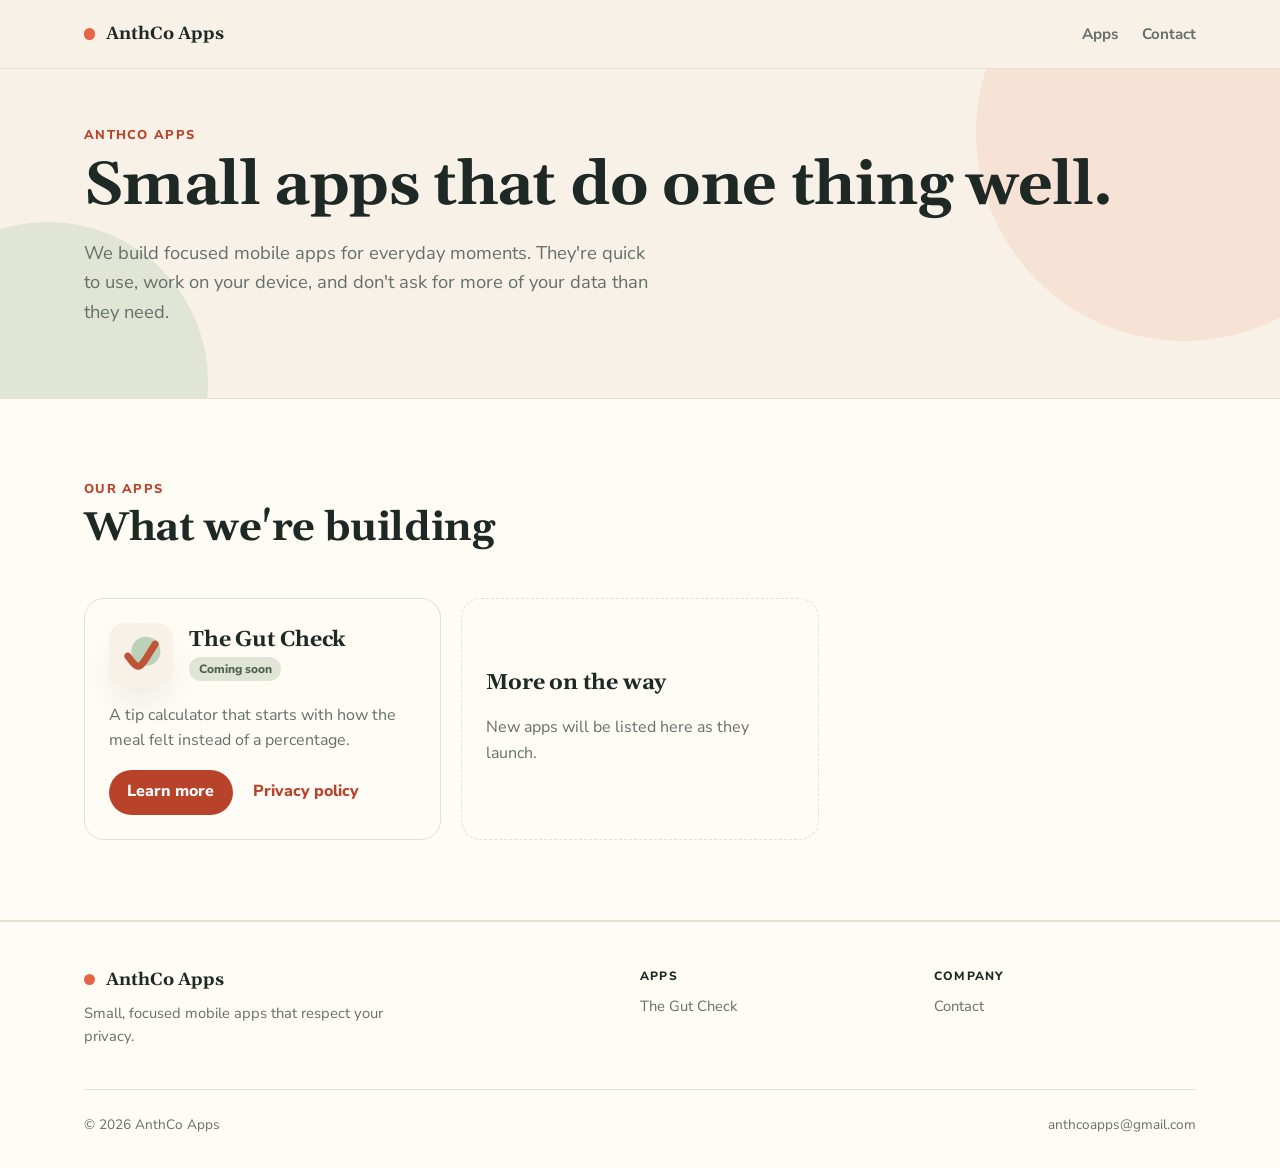
<file: index.html>
<!doctype html>
<html lang="en">
  <head>
    <meta charset="utf-8">
    <meta name="viewport" content="width=device-width, initial-scale=1">
    <meta name="color-scheme" content="light">
    <title>AnthCo Apps</title>
    <meta name="description" content="AnthCo Apps makes small, focused mobile apps that respect your privacy.">
    <link rel="icon" href="/gutcheck/icon.png">
    <link rel="stylesheet" href="/assets/site.css">
  </head>
  <body>
    <header class="site-header">
      <div class="wrap">
        <a class="brand" href="/"><span class="brand-dot"></span><strong>AnthCo Apps</strong></a>
        <nav aria-label="Main">
          <a href="/#apps">Apps</a>
          <a href="mailto:anthcoapps@gmail.com">Contact</a>
        </nav>
      </div>
    </header>

    <main>
      <div class="blobs">
        <section class="wrap hero">
          <div>
            <p class="eyebrow">AnthCo Apps</p>
            <h1>Small apps that do one thing well.</h1>
            <!-- DRAFT mission statement: replace with your own wording. -->
            <p class="lede">We build focused mobile apps for everyday moments. They're quick to use, work on your device, and don't ask for more of your data than they need.</p>
          </div>
        </section>
      </div>

      <section class="band paper" id="apps">
        <div class="wrap">
          <div class="section-head">
            <div>
              <p class="eyebrow">Our apps</p>
              <h2>What we're building</h2>
            </div>
          </div>
          <div class="cards">
            <article class="card">
              <div class="card-top">
                <img src="/gutcheck/icon.png" alt="" width="64" height="64">
                <div>
                  <h3>The Gut Check</h3>
                  <span class="pill">Coming soon</span>
                </div>
              </div>
              <p>A tip calculator that starts with how the meal felt instead of a percentage.</p>
              <div class="card-links">
                <a class="btn" href="/gutcheck/">Learn more</a>
                <a href="/gutcheck/privacy/">Privacy policy</a>
              </div>
            </article>
            <div class="card placeholder">
              <h3>More on the way</h3>
              <p>New apps will be listed here as they launch.</p>
            </div>
          </div>
        </div>
      </section>
    </main>

    <footer class="site-footer">
      <div class="wrap">
        <div class="footer-grid">
          <div>
            <a class="brand" href="/"><span class="brand-dot"></span><strong>AnthCo Apps</strong></a>
            <p>Small, focused mobile apps that respect your privacy.</p>
          </div>
          <nav aria-label="Apps">
            <h2>Apps</h2>
            <ul>
              <li><a href="/gutcheck/">The Gut Check</a></li>
            </ul>
          </nav>
          <nav aria-label="Company">
            <h2>Company</h2>
            <ul>
              <li><a href="mailto:anthcoapps@gmail.com">Contact</a></li>
            </ul>
          </nav>
        </div>
        <div class="footer-base">
          <span>&copy; 2026 AnthCo Apps</span>
          <a href="mailto:anthcoapps@gmail.com">anthcoapps@gmail.com</a>
        </div>
      </div>
    </footer>
  </body>
</html>
</file>
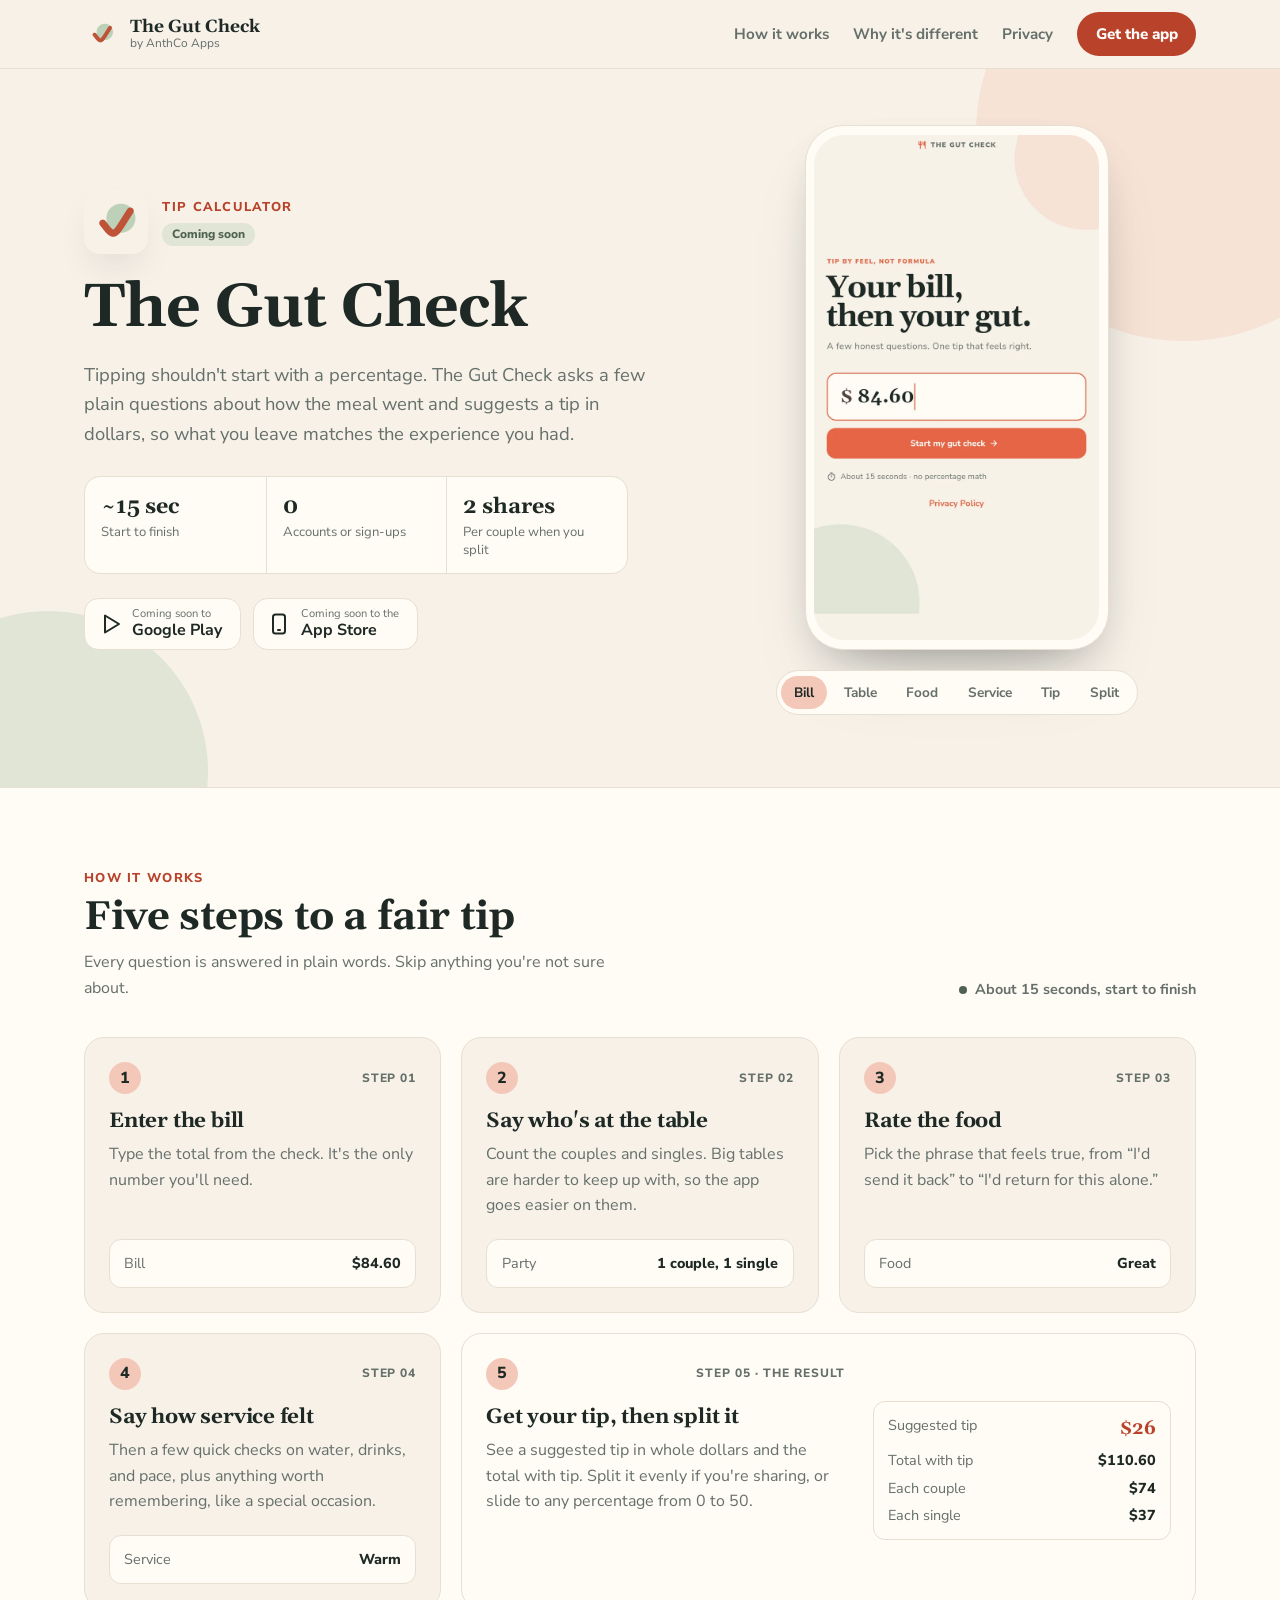
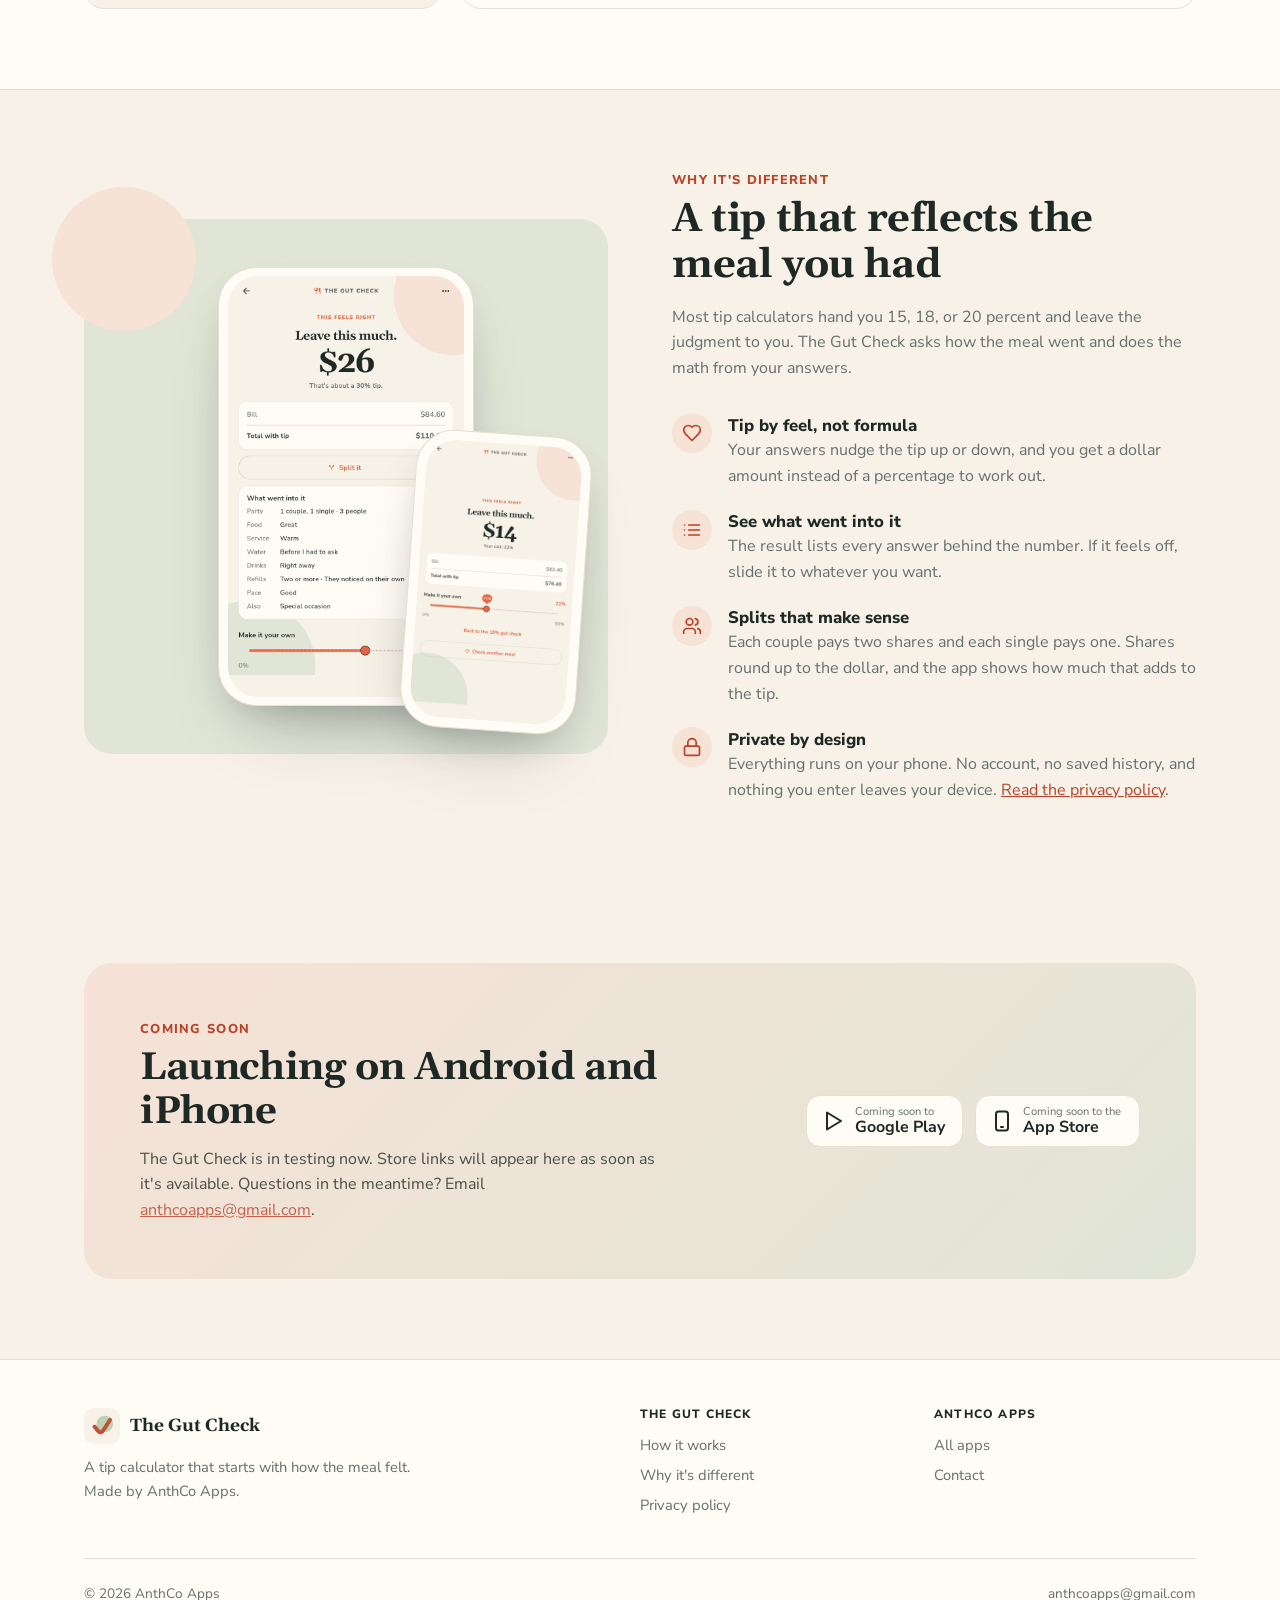
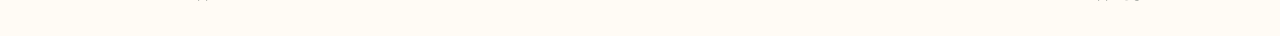
<file: gutcheck/index.html>
<!doctype html>
<html lang="en">
  <head>
    <meta charset="utf-8">
    <meta name="viewport" content="width=device-width, initial-scale=1">
    <meta name="color-scheme" content="light">
    <title>The Gut Check | AnthCo Apps</title>
    <meta name="description" content="The Gut Check is a tip calculator that asks how the meal went and suggests a tip in dollars.">
    <link rel="icon" href="/gutcheck/icon.png">
    <link rel="stylesheet" href="/assets/site.css">
  </head>
  <body>
    <header class="site-header">
      <div class="wrap">
        <a class="brand" href="/gutcheck/">
          <img src="/gutcheck/icon.png" alt="" width="36" height="36">
          <span><strong>The Gut Check</strong><small>by AnthCo Apps</small></span>
        </a>
        <nav aria-label="Main">
          <a class="hide-sm" href="#how">How it works</a>
          <a class="hide-sm" href="#why">Why it's different</a>
          <a href="/gutcheck/privacy/">Privacy</a>
          <a class="btn" href="#get">Get the app</a>
        </nav>
      </div>
    </header>

    <main>
      <div class="blobs">
        <section class="wrap hero with-phone">
          <div>
            <div class="app-mark">
              <img src="/gutcheck/icon.png" alt="The Gut Check app icon" width="64" height="64">
              <div>
                <p class="eyebrow">Tip calculator</p>
                <span class="pill">Coming soon</span>
              </div>
            </div>
            <h1>The Gut Check</h1>
            <!-- DRAFT mission statement: replace with your own wording. -->
            <p class="lede">Tipping shouldn't start with a percentage. The Gut Check asks a few plain questions about how the meal went and suggests a tip in dollars, so what you leave matches the experience you had.</p>
            <dl class="stats">
              <div><dt>~15 sec</dt><dd>Start to finish</dd></div>
              <div><dt>0</dt><dd>Accounts or sign-ups</dd></div>
              <div><dt>2 shares</dt><dd>Per couple when you split</dd></div>
            </dl>
            <div class="badges">
              <span class="badge" aria-disabled="true">
                <svg class="icon" viewBox="0 0 24 24" aria-hidden="true"><path d="M6 3.5v17l14-8.5z"/></svg>
                <span><small>Coming soon to</small><strong>Google Play</strong></span>
              </span>
              <span class="badge" aria-disabled="true">
                <svg class="icon" viewBox="0 0 24 24" aria-hidden="true"><rect x="6" y="2.5" width="12" height="19" rx="2.5"/><path d="M11 18h2"/></svg>
                <span><small>Coming soon to the</small><strong>App Store</strong></span>
              </span>
            </div>
          </div>

          <!-- Images come from gut-check/assets/marketing/website/ (tool/build_marketing_screens.sh). -->
          <div class="showcase">
            <div class="phone">
              <img id="screen" src="/gutcheck/screenshots/01-bill.webp" alt="The Gut Check opening screen with an $84.60 bill entered." width="720" height="1280">
            </div>
            <div class="screen-tabs" aria-label="App screens" hidden>
              <button type="button" aria-pressed="true" data-src="01-bill" data-alt="The Gut Check opening screen with an $84.60 bill entered.">Bill</button>
              <button type="button" aria-pressed="false" data-src="02-table" data-alt="Party size screen with one couple and one single selected.">Table</button>
              <button type="button" aria-pressed="false" data-src="03-food" data-alt="Food question with plain language choices from &ldquo;I'd send it back&rdquo; to &ldquo;I'd return for this alone.&rdquo;">Food</button>
              <button type="button" aria-pressed="false" data-src="04-service" data-alt="Service question with choices from &ldquo;Felt like I was a ghost&rdquo; to &ldquo;Treated like a regular.&rdquo;">Service</button>
              <button type="button" aria-pressed="false" data-src="07-result" data-alt="$26 tip recommendation, bill total, answer summary, and adjustment slider.">Tip</button>
              <button type="button" aria-pressed="false" data-src="08-split" data-alt="Equal share calculation for one couple and one single.">Split</button>
            </div>
          </div>
        </section>
      </div>

      <section class="band paper" id="how">
        <div class="wrap">
          <div class="section-head">
            <div>
              <p class="eyebrow">How it works</p>
              <h2>Five steps to a fair tip</h2>
              <p>Every question is answered in plain words. Skip anything you're not sure about.</p>
            </div>
            <span class="note">About 15 seconds, start to finish</span>
          </div>
          <ol class="steps">
            <li class="step">
              <div class="step-top"><span class="step-num">1</span><span class="step-label">Step 01</span></div>
              <h3>Enter the bill</h3>
              <p>Type the total from the check. It's the only number you'll need.</p>
              <dl class="detail"><div><dt>Bill</dt><dd>$84.60</dd></div></dl>
            </li>
            <li class="step">
              <div class="step-top"><span class="step-num">2</span><span class="step-label">Step 02</span></div>
              <h3>Say who's at the table</h3>
              <p>Count the couples and singles. Big tables are harder to keep up with, so the app goes easier on them.</p>
              <dl class="detail"><div><dt>Party</dt><dd>1 couple, 1 single</dd></div></dl>
            </li>
            <li class="step">
              <div class="step-top"><span class="step-num">3</span><span class="step-label">Step 03</span></div>
              <h3>Rate the food</h3>
              <p>Pick the phrase that feels true, from &ldquo;I'd send it back&rdquo; to &ldquo;I'd return for this alone.&rdquo;</p>
              <dl class="detail"><div><dt>Food</dt><dd>Great</dd></div></dl>
            </li>
            <li class="step">
              <div class="step-top"><span class="step-num">4</span><span class="step-label">Step 04</span></div>
              <h3>Say how service felt</h3>
              <p>Then a few quick checks on water, drinks, and pace, plus anything worth remembering, like a special occasion.</p>
              <dl class="detail"><div><dt>Service</dt><dd>Warm</dd></div></dl>
            </li>
            <li class="step wide">
              <div class="step-top"><span class="step-num">5</span><span class="step-label">Step 05 &middot; The result</span></div>
              <h3>Get your tip, then split it</h3>
              <p>See a suggested tip in whole dollars and the total with tip. Split it evenly if you're sharing, or slide to any percentage from 0 to 50.</p>
              <dl class="detail">
                <div class="big"><dt>Suggested tip</dt><dd>$26</dd></div>
                <div><dt>Total with tip</dt><dd>$110.60</dd></div>
                <div><dt>Each couple</dt><dd>$74</dd></div>
                <div><dt>Each single</dt><dd>$37</dd></div>
              </dl>
            </li>
          </ol>
        </div>
      </section>

      <section class="band" id="why">
        <div class="wrap why">
          <div class="why-visual">
            <div class="phone"><img src="/gutcheck/screenshots/07-result.webp" alt="$26 tip recommendation with a list of the answers that went into it." width="720" height="1280" loading="lazy"></div>
            <div class="phone"><img src="/gutcheck/screenshots/09-adjust.webp" alt="Tip manually adjusted to 22% on a $62.40 bill." width="720" height="1280" loading="lazy"></div>
          </div>
          <div>
            <p class="eyebrow">Why it's different</p>
            <h2>A tip that reflects the meal you had</h2>
            <p class="muted">Most tip calculators hand you 15, 18, or 20 percent and leave the judgment to you. The Gut Check asks how the meal went and does the math from your answers.</p>
            <ul class="features">
              <li>
                <span class="feature-icon"><svg class="icon" viewBox="0 0 24 24" aria-hidden="true"><path d="M19 14c1.5-1.5 3-3.2 3-5.5A5.5 5.5 0 0 0 16.5 3c-1.8 0-3 .5-4.5 2-1.5-1.5-2.7-2-4.5-2A5.5 5.5 0 0 0 2 8.5c0 2.3 1.5 4 3 5.5l7 7z"/></svg></span>
                <div><h3>Tip by feel, not formula</h3><p>Your answers nudge the tip up or down, and you get a dollar amount instead of a percentage to work out.</p></div>
              </li>
              <li>
                <span class="feature-icon"><svg class="icon" viewBox="0 0 24 24" aria-hidden="true"><path d="M8 6h13M8 12h13M8 18h13M3 6h.01M3 12h.01M3 18h.01"/></svg></span>
                <div><h3>See what went into it</h3><p>The result lists every answer behind the number. If it feels off, slide it to whatever you want.</p></div>
              </li>
              <li>
                <span class="feature-icon"><svg class="icon" viewBox="0 0 24 24" aria-hidden="true"><path d="M16 21v-2a4 4 0 0 0-4-4H6a4 4 0 0 0-4 4v2"/><circle cx="9" cy="7" r="4"/><path d="M22 21v-2a4 4 0 0 0-3-3.9M16 3.1a4 4 0 0 1 0 7.8"/></svg></span>
                <div><h3>Splits that make sense</h3><p>Each couple pays two shares and each single pays one. Shares round up to the dollar, and the app shows how much that adds to the tip.</p></div>
              </li>
              <li>
                <span class="feature-icon"><svg class="icon" viewBox="0 0 24 24" aria-hidden="true"><rect x="3" y="11" width="18" height="11" rx="2"/><path d="M7 11V7a5 5 0 0 1 10 0v4"/></svg></span>
                <div><h3>Private by design</h3><p>Everything runs on your phone. No account, no saved history, and nothing you enter leaves your device. <a href="/gutcheck/privacy/">Read the privacy policy</a>.</p></div>
              </li>
            </ul>
          </div>
        </div>
      </section>

      <section class="band" id="get">
        <div class="wrap">
          <div class="cta">
            <div>
              <p class="eyebrow">Coming soon</p>
              <h2>Launching on Android and iPhone</h2>
              <p>The Gut Check is in testing now. Store links will appear here as soon as it's available. Questions in the meantime? Email <a href="mailto:anthcoapps@gmail.com">anthcoapps@gmail.com</a>.</p>
            </div>
            <div class="badges">
              <span class="badge" aria-disabled="true">
                <svg class="icon" viewBox="0 0 24 24" aria-hidden="true"><path d="M6 3.5v17l14-8.5z"/></svg>
                <span><small>Coming soon to</small><strong>Google Play</strong></span>
              </span>
              <span class="badge" aria-disabled="true">
                <svg class="icon" viewBox="0 0 24 24" aria-hidden="true"><rect x="6" y="2.5" width="12" height="19" rx="2.5"/><path d="M11 18h2"/></svg>
                <span><small>Coming soon to the</small><strong>App Store</strong></span>
              </span>
            </div>
          </div>
        </div>
      </section>
    </main>

    <footer class="site-footer">
      <div class="wrap">
        <div class="footer-grid">
          <div>
            <a class="brand" href="/gutcheck/"><img src="/gutcheck/icon.png" alt="" width="36" height="36"><span><strong>The Gut Check</strong></span></a>
            <p>A tip calculator that starts with how the meal felt. Made by AnthCo Apps.</p>
          </div>
          <nav aria-label="The Gut Check">
            <h2>The Gut Check</h2>
            <ul>
              <li><a href="#how">How it works</a></li>
              <li><a href="#why">Why it's different</a></li>
              <li><a href="/gutcheck/privacy/">Privacy policy</a></li>
            </ul>
          </nav>
          <nav aria-label="AnthCo Apps">
            <h2>AnthCo Apps</h2>
            <ul>
              <li><a href="/">All apps</a></li>
              <li><a href="mailto:anthcoapps@gmail.com">Contact</a></li>
            </ul>
          </nav>
        </div>
        <div class="footer-base">
          <span>&copy; 2026 AnthCo Apps</span>
          <a href="mailto:anthcoapps@gmail.com">anthcoapps@gmail.com</a>
        </div>
      </div>
    </footer>

    <script>
      // Swap the hero phone between screenshots. Without JS the first screen stays and the tabs stay hidden.
      const tabs = document.querySelector(".screen-tabs");
      const screen = document.getElementById("screen");
      tabs.hidden = false;
      tabs.addEventListener("click", (event) => {
        const tab = event.target.closest("button");
        if (!tab) return;
        for (const other of tabs.querySelectorAll("button")) other.setAttribute("aria-pressed", other === tab);
        screen.src = `/gutcheck/screenshots/${tab.dataset.src}.webp`;
        screen.alt = tab.dataset.alt;
      });
    </script>
  </body>
</html>
</file>
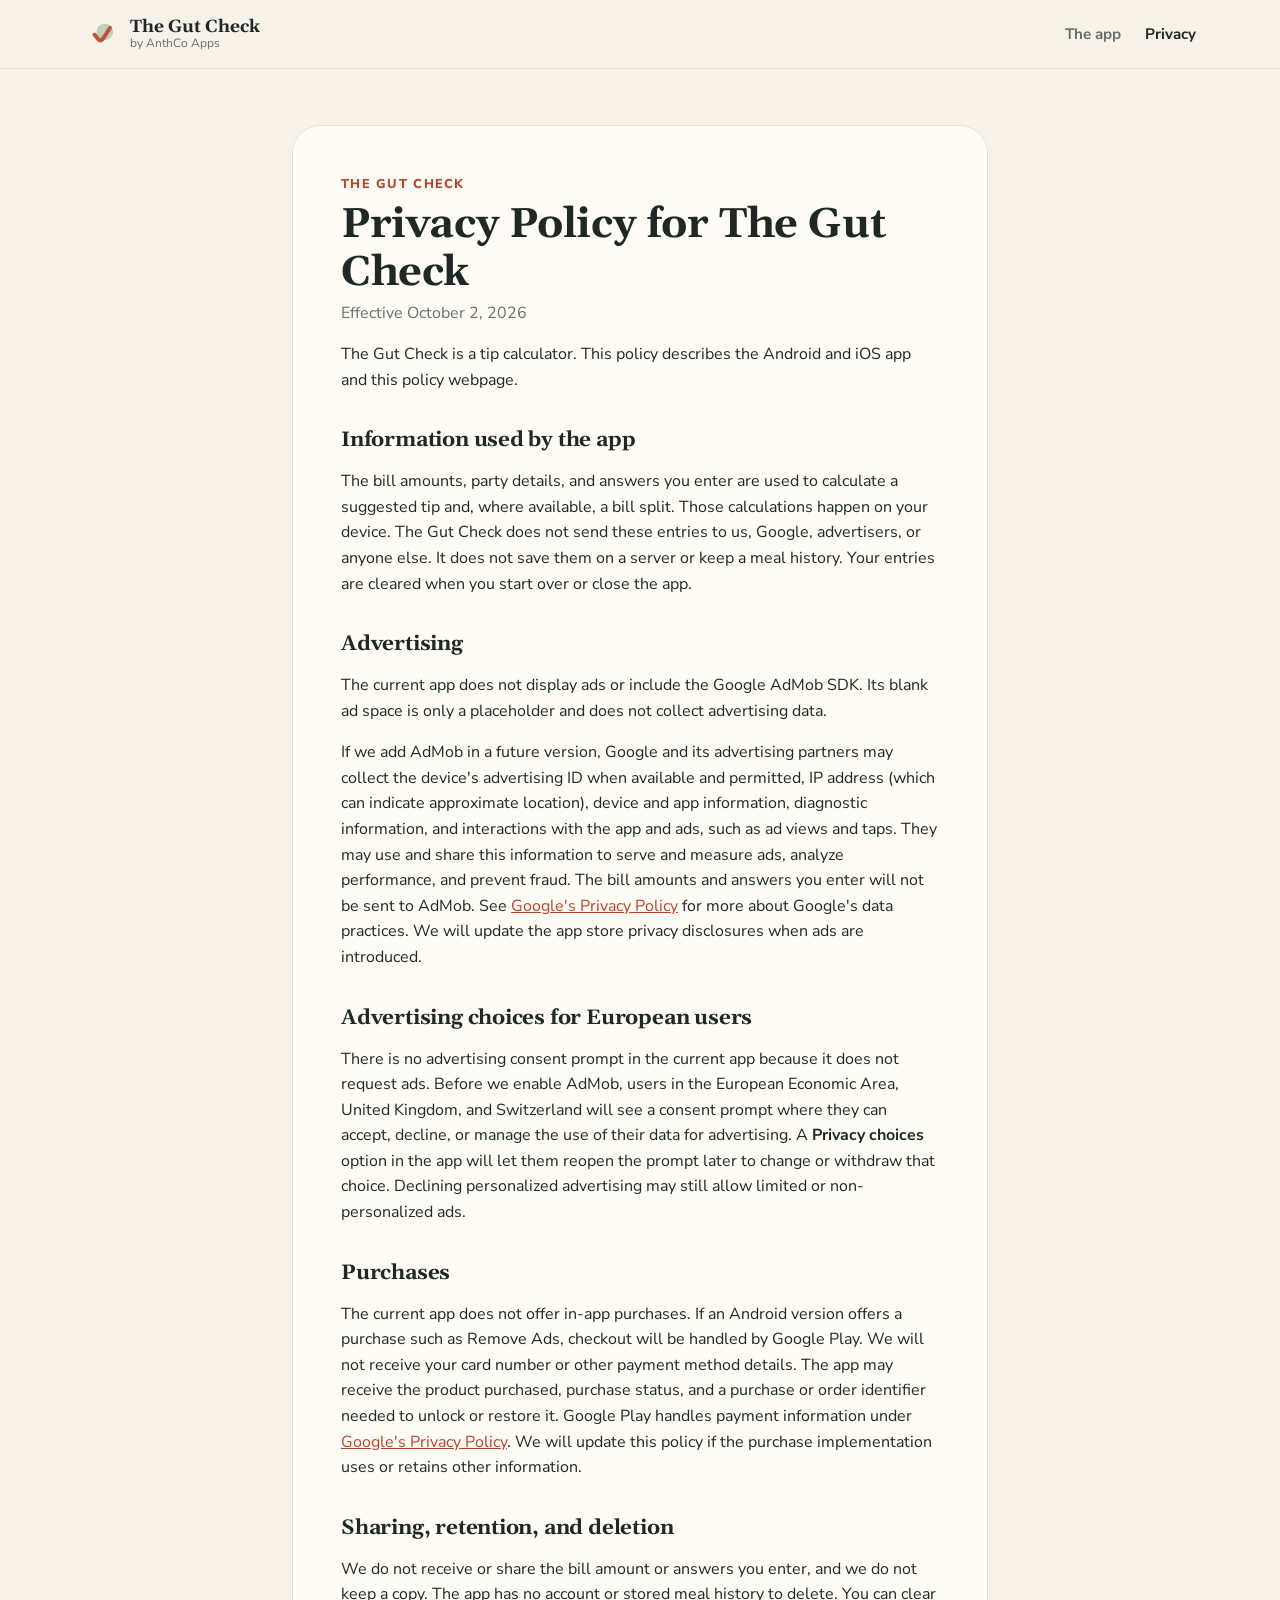
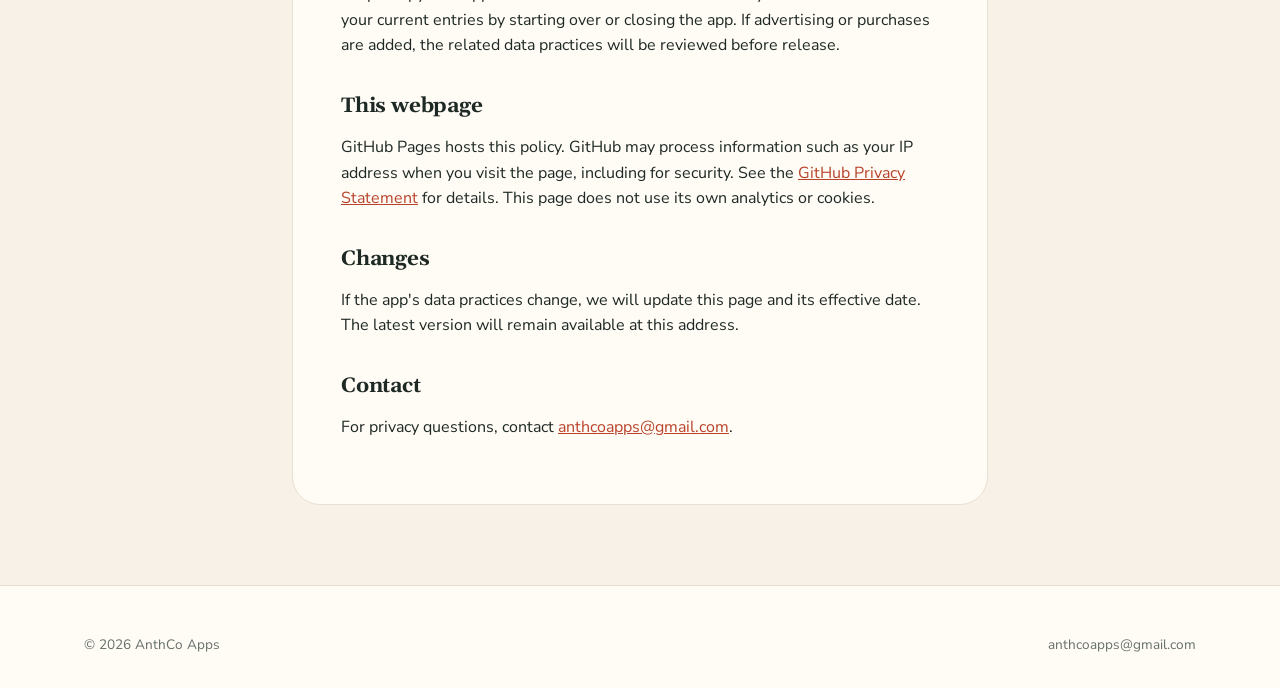
<file: gutcheck/privacy/index.html>
<!doctype html>
<html lang="en">
  <head>
    <meta charset="utf-8">
    <meta name="viewport" content="width=device-width, initial-scale=1">
    <meta name="color-scheme" content="light">
    <title>Privacy Policy | The Gut Check | AnthCo Apps</title>
    <link rel="icon" href="/gutcheck/icon.png">
    <link rel="stylesheet" href="/assets/site.css">
  </head>
  <body>
    <header class="site-header">
      <div class="wrap">
        <a class="brand" href="/gutcheck/">
          <img src="/gutcheck/icon.png" alt="" width="36" height="36">
          <span><strong>The Gut Check</strong><small>by AnthCo Apps</small></span>
        </a>
        <nav aria-label="Main">
          <a href="/gutcheck/">The app</a>
          <a href="/gutcheck/privacy/" aria-current="page">Privacy</a>
        </nav>
      </div>
    </header>

    <main class="page">
      <article class="wrap narrow"><div class="policy">
      <p class="eyebrow">The Gut Check</p>
      <h1>Privacy Policy for The Gut Check</h1>
      <p class="date">Effective October 2, 2026</p>
      <p>The Gut Check is a tip calculator. This policy describes the Android and iOS app and this policy webpage.</p>

      <h2>Information used by the app</h2>
      <p>The bill amounts, party details, and answers you enter are used to calculate a suggested tip and, where available, a bill split. Those calculations happen on your device. The Gut Check does not send these entries to us, Google, advertisers, or anyone else. It does not save them on a server or keep a meal history. Your entries are cleared when you start over or close the app.</p>

      <h2>Advertising</h2>
      <p>The current app does not display ads or include the Google AdMob SDK. Its blank ad space is only a placeholder and does not collect advertising data.</p>
      <p>If we add AdMob in a future version, Google and its advertising partners may collect the device's advertising ID when available and permitted, IP address (which can indicate approximate location), device and app information, diagnostic information, and interactions with the app and ads, such as ad views and taps. They may use and share this information to serve and measure ads, analyze performance, and prevent fraud. The bill amounts and answers you enter will not be sent to AdMob. See <a href="https://policies.google.com/privacy">Google's Privacy Policy</a> for more about Google's data practices. We will update the app store privacy disclosures when ads are introduced.</p>

      <h2>Advertising choices for European users</h2>
      <p>There is no advertising consent prompt in the current app because it does not request ads. Before we enable AdMob, users in the European Economic Area, United Kingdom, and Switzerland will see a consent prompt where they can accept, decline, or manage the use of their data for advertising. A <strong>Privacy choices</strong> option in the app will let them reopen the prompt later to change or withdraw that choice. Declining personalized advertising may still allow limited or non-personalized ads.</p>

      <h2>Purchases</h2>
      <p>The current app does not offer in-app purchases. If an Android version offers a purchase such as Remove Ads, checkout will be handled by Google Play. We will not receive your card number or other payment method details. The app may receive the product purchased, purchase status, and a purchase or order identifier needed to unlock or restore it. Google Play handles payment information under <a href="https://policies.google.com/privacy">Google's Privacy Policy</a>. We will update this policy if the purchase implementation uses or retains other information.</p>

      <h2>Sharing, retention, and deletion</h2>
      <p>We do not receive or share the bill amount or answers you enter, and we do not keep a copy. The app has no account or stored meal history to delete. You can clear your current entries by starting over or closing the app. If advertising or purchases are added, the related data practices will be reviewed before release.</p>

      <h2>This webpage</h2>
      <p>GitHub Pages hosts this policy. GitHub may process information such as your IP address when you visit the page, including for security. See the <a href="https://docs.github.com/en/site-policy/privacy-policies/github-general-privacy-statement">GitHub Privacy Statement</a> for details. This page does not use its own analytics or cookies.</p>

      <h2>Changes</h2>
      <p>If the app's data practices change, we will update this page and its effective date. The latest version will remain available at this address.</p>

      <h2>Contact</h2>
      <p>For privacy questions, contact <a href="mailto:anthcoapps@gmail.com">anthcoapps@gmail.com</a>.</p>
      </div></article>
    </main>

    <footer class="site-footer">
      <div class="wrap">
        <div class="footer-base">
          <span>&copy; 2026 <a href="/">AnthCo Apps</a></span>
          <a href="mailto:anthcoapps@gmail.com">anthcoapps@gmail.com</a>
        </div>
      </div>
    </footer>
  </body>
</html>
</file>
<file: assets/site.css>
@font-face { font-family: "Gelasio"; src: url("/assets/fonts/Gelasio-400.ttf") format("truetype"); font-weight: 400; font-display: swap; }
@font-face { font-family: "Gelasio"; src: url("/assets/fonts/Gelasio-700.ttf") format("truetype"); font-weight: 700; font-display: swap; }
@font-face { font-family: "Nunito Sans"; src: url("/assets/fonts/NunitoSans-400.ttf") format("truetype"); font-weight: 400; font-display: swap; }
@font-face { font-family: "Nunito Sans"; src: url("/assets/fonts/NunitoSans-700.ttf") format("truetype"); font-weight: 700; font-display: swap; }
@font-face { font-family: "Nunito Sans"; src: url("/assets/fonts/NunitoSans-800.ttf") format("truetype"); font-weight: 800; font-display: swap; }

/* Colors match the app's theme in gut-check/lib/models/check_answers.dart.
   --coral is for fills and decoration; --coral-ink is the same hue dark enough for text and small buttons. */
:root {
  --cream: #f7f1e8;
  --paper: #fffbf5;
  --ink: #1e2925;
  --muted: #66706b;
  --line: #e7dfd2;
  --coral: #e76545;
  --coral-ink: #b8432a;
  --coral-soft: #f4c8b8;
  --peach: #f7e2d6;
  --moss: #bcd1b8;
  --sage: #e0e5d6;
  --sage-ink: #4f6150;
  --shadow: 0 18px 40px -18px rgb(30 41 37 / 0.28);
  --radius: 1.25rem;
  color: var(--ink);
  background: var(--cream);
  font-family: "Nunito Sans", system-ui, sans-serif;
  line-height: 1.6;
  scroll-behavior: smooth;
  scroll-padding-top: 5rem;
}
@media (prefers-reduced-motion: reduce) { :root { scroll-behavior: auto; } }

* { box-sizing: border-box; }
body { margin: 0; overflow-x: hidden; }
img { max-width: 100%; height: auto; display: block; }
a { color: var(--coral-ink); }
h1, h2, h3 { font-family: "Gelasio", Georgia, serif; font-weight: 700; line-height: 1.15; letter-spacing: -0.01em; }
:focus-visible { outline: 3px solid var(--coral); outline-offset: 3px; border-radius: 0.4rem; }

.wrap { max-width: 72rem; margin: 0 auto; padding-inline: 1.25rem; }
.narrow { max-width: 46rem; }
.icon { width: 1.25rem; height: 1.25rem; flex: none; fill: none; stroke: currentColor; stroke-width: 2; stroke-linecap: round; stroke-linejoin: round; }

/* Header */
.site-header { position: sticky; top: 0; z-index: 10; background: rgb(247 241 232 / 0.88); backdrop-filter: blur(10px); border-bottom: 1px solid var(--line); }
.site-header .wrap { display: flex; align-items: center; justify-content: space-between; gap: 1rem; min-height: 4.25rem; }
.brand { display: flex; align-items: center; gap: 0.65rem; color: var(--ink); text-decoration: none; line-height: 1.15; }
.brand img { width: 2.25rem; border-radius: 0.6rem; }
.brand strong { display: block; font-family: "Gelasio", Georgia, serif; font-size: 1.1rem; }
.brand small { display: block; color: var(--muted); font-size: 0.75rem; }
.brand-dot { width: 0.7rem; height: 0.7rem; border-radius: 50%; background: var(--coral); }
.site-header nav { display: flex; align-items: center; gap: 1.5rem; font-weight: 700; font-size: 0.95rem; }
.site-header nav a:not(.btn) { color: var(--muted); text-decoration: none; }
.site-header nav a:not(.btn):hover, .site-header nav a[aria-current="page"] { color: var(--ink); }
@media (max-width: 47.99rem) { .site-header nav a.hide-sm { display: none; } }

/* Buttons and small labels */
.btn { display: inline-flex; align-items: center; gap: 0.4rem; padding: 0.6rem 1.15rem; border-radius: 999px; background: var(--coral-ink); color: #fff; font-weight: 800; text-decoration: none; }
.btn:hover { background: #a03a24; }
.eyebrow { margin: 0; color: var(--coral-ink); font-weight: 800; text-transform: uppercase; letter-spacing: 0.1em; font-size: 0.8rem; }
.pill { display: inline-block; padding: 0.15rem 0.6rem; border-radius: 999px; background: var(--sage); color: var(--sage-ink); font-size: 0.75rem; font-weight: 800; }
.lede { font-size: 1.15rem; color: var(--muted); max-width: 36rem; }
.muted { color: var(--muted); }

/* Soft background shapes, echoing the app's corner circles */
.blobs { position: relative; isolation: isolate; overflow: hidden; }
.blobs::before, .blobs::after { content: ""; position: absolute; z-index: -1; border-radius: 50%; }
.blobs::before { width: 26rem; height: 26rem; top: -9rem; right: -7rem; background: var(--peach); }
.blobs::after { width: 20rem; height: 20rem; bottom: -9rem; left: -7rem; background: var(--sage); }

/* Hero */
.hero { display: grid; gap: 3rem; align-items: center; padding-block: 3.5rem 4.5rem; }
@media (min-width: 56rem) { .hero.with-phone { grid-template-columns: 1.1fr 0.9fr; } }
.hero h1 { font-size: clamp(2.6rem, 6vw, 3.8rem); margin: 0.4rem 0 1rem; }
.hero .lede { margin: 0; }
.app-mark { display: flex; align-items: center; gap: 0.9rem; margin-bottom: 1.25rem; }
.app-mark img { width: 4rem; border-radius: 1rem; box-shadow: var(--shadow); }
.app-mark .pill { margin-top: 0.3rem; }

.stats { display: grid; grid-template-columns: repeat(3, 1fr); margin: 1.75rem 0 0; max-width: 34rem; background: var(--paper); border: 1px solid var(--line); border-radius: 1rem; }
.stats div { padding: 0.8rem 1rem; }
.stats div + div { border-left: 1px solid var(--line); }
.stats dt { font-family: "Gelasio", Georgia, serif; font-weight: 700; font-size: 1.35rem; }
.stats dd { margin: 0; color: var(--muted); font-size: 0.82rem; line-height: 1.35; }

.badges { display: flex; flex-wrap: wrap; gap: 0.75rem; margin-top: 1.5rem; }
.badge { display: inline-flex; align-items: center; gap: 0.6rem; padding: 0.55rem 1.1rem 0.55rem 0.85rem; border-radius: 0.9rem; background: var(--ink); color: var(--paper); text-decoration: none; line-height: 1.2; }
.badge .icon { width: 1.5rem; height: 1.5rem; }
.badge small { display: block; font-size: 0.7rem; opacity: 0.8; }
.badge strong { display: block; font-size: 1rem; }
.badge[aria-disabled="true"] { background: var(--paper); color: var(--ink); border: 1px solid var(--line); }
.badge[aria-disabled="true"] small { color: var(--muted); opacity: 1; }

/* Phone frame and screen switcher */
.phone { width: min(100%, 19rem); margin-inline: auto; padding: 0.55rem; border-radius: 2.4rem; background: var(--paper); border: 1px solid var(--line); box-shadow: var(--shadow), 0 40px 80px -40px rgb(30 41 37 / 0.35); }
.phone img { width: 100%; aspect-ratio: 9 / 16; object-fit: cover; border-radius: 1.9rem; background: var(--cream); }
.showcase { display: grid; gap: 1.25rem; justify-items: center; }
.screen-tabs { display: flex; flex-wrap: wrap; justify-content: center; gap: 0.25rem; padding: 0.3rem; border-radius: 999px; background: var(--paper); border: 1px solid var(--line); }
.screen-tabs button { padding: 0.35rem 0.8rem; border: 0; border-radius: 999px; background: none; color: var(--muted); font: inherit; font-size: 0.85rem; font-weight: 700; cursor: pointer; }
.screen-tabs button:hover { color: var(--ink); }
.screen-tabs button[aria-pressed="true"] { background: var(--coral-soft); color: var(--ink); }

/* Sections */
.band { padding: 5rem 0; }
.band.paper { background: var(--paper); border-block: 1px solid var(--line); }
.section-head { display: flex; flex-wrap: wrap; align-items: end; justify-content: space-between; gap: 1rem 2rem; margin-bottom: 2.25rem; }
.section-head h2 { font-size: clamp(1.9rem, 4vw, 2.5rem); margin: 0.4rem 0 0.6rem; }
.section-head p:not(.eyebrow) { margin: 0; max-width: 34rem; color: var(--muted); }
.note { display: inline-flex; align-items: center; gap: 0.5rem; color: var(--muted); font-size: 0.9rem; font-weight: 700; }
.note::before { content: ""; width: 0.5rem; height: 0.5rem; border-radius: 50%; background: var(--sage-ink); }

/* How it works */
.steps { display: grid; gap: 1.25rem; padding: 0; margin: 0; list-style: none; }
@media (min-width: 40rem) { .steps { grid-template-columns: repeat(2, 1fr); } .steps .wide { grid-column: 1 / -1; } }
@media (min-width: 60rem) { .steps { grid-template-columns: repeat(3, 1fr); } .steps .wide { grid-column: span 2; } }
.step { display: flex; flex-direction: column; padding: 1.5rem; background: var(--cream); border: 1px solid var(--line); border-radius: var(--radius); }
.step-top { display: flex; align-items: center; justify-content: space-between; margin-bottom: 1rem; }
.step-num { display: grid; place-items: center; width: 2rem; height: 2rem; border-radius: 50%; background: var(--coral-soft); font-weight: 800; }
.step-label { color: var(--muted); font-size: 0.75rem; font-weight: 800; letter-spacing: 0.08em; text-transform: uppercase; }
.step h3 { margin: 0 0 0.5rem; font-size: 1.3rem; }
.step p { margin: 0 0 1.25rem; color: var(--muted); }
.detail { margin: auto 0 0; padding: 0.6rem 0.9rem; border-radius: 0.75rem; background: var(--paper); border: 1px solid var(--line); font-size: 0.9rem; }
.detail div { display: flex; justify-content: space-between; gap: 1rem; padding: 0.15rem 0; }
.detail dt { color: var(--muted); }
.detail dd { margin: 0; font-weight: 800; text-align: right; }
.detail .big dd { color: var(--coral-ink); font-family: "Gelasio", Georgia, serif; font-size: 1.15rem; }
.step.wide { background: var(--paper); }
@media (min-width: 40rem) { .step.wide { display: grid; grid-template-columns: 1.2fr 1fr; grid-template-rows: auto auto 1fr; column-gap: 1.75rem; } .step.wide .step-top, .step.wide h3, .step.wide p { grid-column: 1; } .step.wide .detail { grid-column: 2; grid-row: 1 / span 3; margin: 0; align-self: center; } }

/* Why it's different */
.why { display: grid; gap: 3rem; align-items: center; }
@media (min-width: 56rem) { .why { grid-template-columns: 1fr 1fr; gap: 4rem; } }
.why h2 { font-size: clamp(1.9rem, 4vw, 2.5rem); margin: 0.4rem 0 1rem; }
.why-visual { position: relative; display: flex; justify-content: center; padding: 3rem 1rem; border-radius: 1.75rem; background: var(--sage); }
.why-visual .phone { width: min(70%, 16rem); }
.why-visual .phone + .phone { position: absolute; width: min(48%, 11rem); right: 1.5rem; bottom: 1.5rem; transform: rotate(4deg); }
.why-visual::before { content: ""; position: absolute; top: -2rem; left: -2rem; width: 9rem; height: 9rem; border-radius: 50%; background: var(--peach); z-index: -1; }
.why-visual { isolation: isolate; }
.features { display: grid; gap: 1.25rem; margin: 2rem 0 0; padding: 0; list-style: none; }
.features li { display: flex; gap: 1rem; }
.feature-icon { display: grid; place-items: center; flex: none; width: 2.5rem; height: 2.5rem; border-radius: 50%; background: var(--peach); color: var(--coral-ink); }
.features h3 { margin: 0.15rem 0 0.2rem; font-family: "Nunito Sans", system-ui, sans-serif; font-size: 1.05rem; font-weight: 800; letter-spacing: 0; }
.features p { margin: 0; color: var(--muted); }

/* Launch call-out */
.cta { display: grid; gap: 1.5rem 3rem; align-items: center; padding: clamp(2rem, 5vw, 3.5rem); border-radius: 1.75rem; background: linear-gradient(135deg, var(--peach), var(--sage)); }
@media (min-width: 52rem) { .cta { grid-template-columns: 1.2fr 1fr; } }
.cta h2 { font-size: clamp(1.8rem, 4vw, 2.4rem); margin: 0.4rem 0 0.75rem; }
.cta p:not(.eyebrow) { margin: 0; color: var(--ink); opacity: 0.8; }
.cta .badges { margin: 0; }
@media (min-width: 52rem) { .cta .badges { justify-content: flex-end; } }

/* Company home */
.cards { display: grid; gap: 1.25rem; grid-template-columns: repeat(auto-fill, minmax(19rem, 1fr)); }
.card { display: flex; flex-direction: column; gap: 1rem; padding: 1.5rem; background: var(--paper); border: 1px solid var(--line); border-radius: var(--radius); color: inherit; }
.card-top { display: flex; align-items: center; gap: 1rem; }
.card-top img { width: 4rem; border-radius: 1rem; box-shadow: var(--shadow); }
.card h3 { margin: 0 0 0.2rem; font-size: 1.35rem; }
.card p { margin: 0; color: var(--muted); }
.card-links { display: flex; flex-wrap: wrap; align-items: center; gap: 0.5rem 1.25rem; margin-top: auto; font-weight: 800; }
.card-links a:not(.btn) { text-decoration: none; }
.card.placeholder { justify-content: center; border-style: dashed; background: transparent; }

/* Policy and simple pages */
.page { padding: 3.5rem 0 5rem; }
.policy { padding: clamp(1.5rem, 5vw, 3rem); background: var(--paper); border: 1px solid var(--line); border-radius: 1.75rem; }
.policy h1 { font-size: clamp(2rem, 5vw, 2.6rem); margin: 0.4rem 0 0.25rem; }
.policy h2 { margin: 2.25rem 0 0.5rem; font-size: 1.3rem; }
.date { margin-top: 0; color: var(--muted); }

/* Footer */
.site-footer { padding: 3rem 0 2rem; background: var(--paper); border-top: 1px solid var(--line); color: var(--muted); font-size: 0.92rem; }
.footer-grid { display: grid; gap: 2rem; grid-template-columns: repeat(auto-fit, minmax(10rem, 1fr)); }
@media (min-width: 48rem) { .footer-grid { grid-template-columns: 2fr 1fr 1fr; } }
.footer-grid p { max-width: 22rem; margin: 0.75rem 0 0; }
.footer-grid h2 { margin: 0 0 0.75rem; font-family: "Nunito Sans", system-ui, sans-serif; font-size: 0.75rem; font-weight: 800; letter-spacing: 0.1em; text-transform: uppercase; color: var(--ink); }
.footer-grid ul { margin: 0; padding: 0; list-style: none; display: grid; gap: 0.4rem; }
.site-footer a { color: inherit; text-decoration: none; }
.site-footer .brand { color: var(--ink); }
.site-footer a:hover { color: var(--ink); text-decoration: underline; }
.footer-base { display: flex; flex-wrap: wrap; justify-content: space-between; gap: 0.5rem 1.5rem; margin-top: 2.5rem; padding-top: 1.5rem; border-top: 1px solid var(--line); font-size: 0.85rem; }
.footer-base:first-child { margin-top: 0; padding-top: 0; border-top: 0; }
</file>
